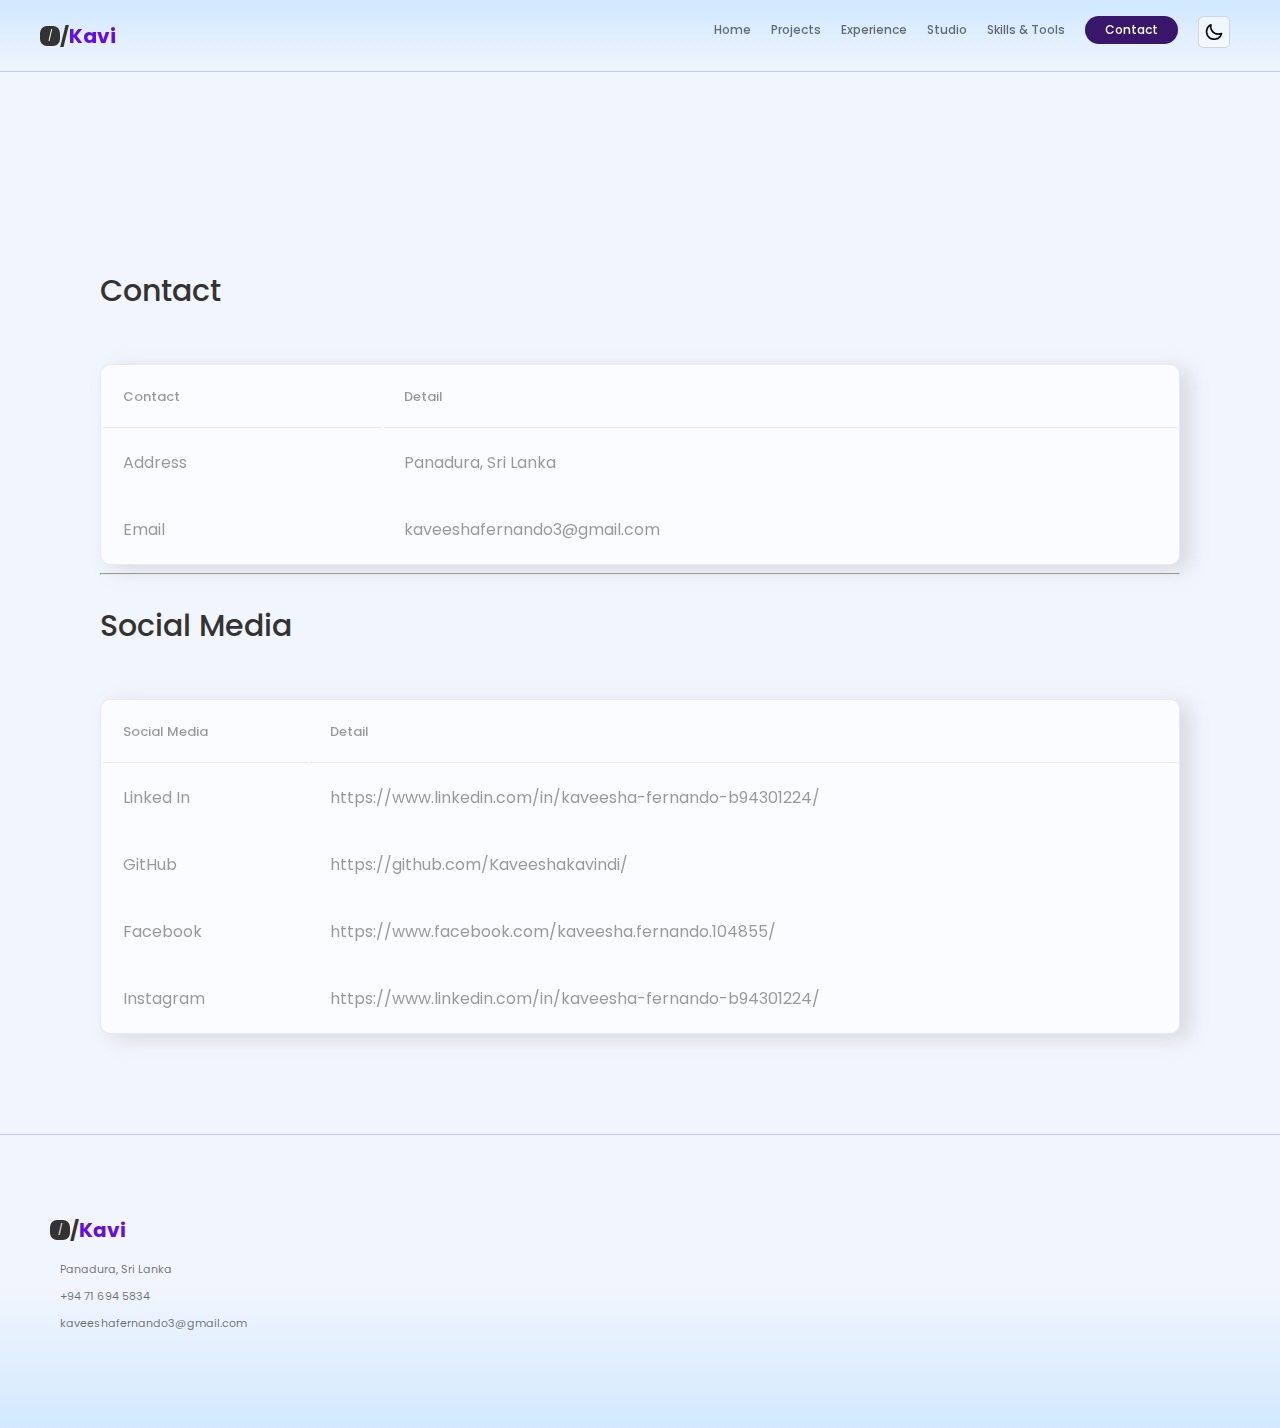
<file: Contact/contact.html>
<!DOCTYPE html>
<html>
<head>
	
	<title>Contact me</title>
	<link rel="stylesheet" href="../footer.css">
	<link rel="stylesheet" href="./contact.css">
	<link rel="stylesheet" href="../Navbar.css">
	<link rel="stylesheet" href="https://cdnjs.cloudflare.com/ajax/libs/font-awesome/6.3.0/css/all.min.css" integrity="sha512-SzlrxWUlpfuzQ+pcUCosxcglQRNAq/DZjVsC0lE40xsADsfeQoEypE+enwcOiGjk/bSuGGKHEyjSoQ1zVisanQ==" crossorigin="anonymous" referrerpolicy="no-referrer" />
	<link rel="icon" type="image/png" href="../assets/vector.png"/>
	
</head>
<body>

	<header>
   
        <nav class="navbar">
            <div class="navbar-container">

                <div class="complete-logo">
                    <div class="logo-container">/</div>
                    <a class="navbar-logo" href="../index.html">
                        <span classname='logo-dash'>/</span>Kavi
                    </a>
                </div>

              <div class="navbar-menu-icon">
                <i class="fa fa-bars"></i>
              </div>

              <ul class="navbar-links">

				<li class="navbar-close-icon"><i class="fa fa-times"></i></li>
                <li><a href="../index.html" id="item" >Home</a></li>
					<li><a href="../Projects/projects.html" id="item">Projects</a></li>
					<li><a href="../Experience/experience.html" id="item">Experience</a></li>
					<li><a href="../Studio/studio.html" id="item">Studio</a></li>
					<li><a href="../Tools/tools.html" id="item">Skills & Tools</a></li>
                    <li> <button class="contact-btn"><a class="contact-button" href="../Contact/contact.html">Contact</a></button></li>
					<li> <img src="../assets/moon.png" id="icon" alt="moon"></li>

              </ul>

             

            </div>
          </nav>
          
  </header>


  <script>
	const closeIcon = document.querySelector('.navbar-close-icon');
	const menuIcon = document.querySelector('.navbar-menu-icon');
	const navbarLinks = document.querySelector('.navbar-links');
	const icon = document.querySelector('#icon');
	const body = document.querySelector('body');
  
	// Check if the user has set a preference for dark mode
	const isDarkMode = localStorage.getItem('darkMode') === 'true';
  
	// Apply the dark mode preference on page load
	if (isDarkMode) {
	  body.classList.add('dark-theme');
	  icon.innerHTML = 'light_mode';
	}
  
	// Toggle the navbar menu
	menuIcon.addEventListener('click', () => {
	  navbarLinks.classList.toggle('active');
	});
  
	// Toggle the dark mode
	icon.addEventListener('click', () => {
	  body.classList.toggle('dark-theme');
  
	  // Update the icon and the dark mode preference in local storage
	  if (body.classList.contains('dark-theme')) {
		icon.innerHTML = 'light_mode';
		localStorage.setItem('darkMode', 'true');
	  } else {
		icon.innerHTML = 'dark_mode';
		localStorage.setItem('darkMode', 'false');
	  }
	});
  
	// Close the navbar menu
	closeIcon.addEventListener('click', () => {
	  navbarLinks.classList.remove('active');
	});
  </script>
  
	
	<main>
		<div class="reveal-on-load">
			<div class="title-div">
		<h1>Contact me</h1>
		
	</div>
		<p>Get in touch with me anytime, through social media, e-mail, or phone number.</p>
	</div>

	<div class="tit">Contact</div>

<table class="bordered">
	<tr>
		<th>Contact</th>
		<th>Detail</th>
	</tr>
	<tr>
		<td>Address</td>
		<td>Panadura, Sri Lanka</td>
	</tr>
	<tr>
		<td>Email</td>
		<td><a href="mailto:kaveeshafernando3@gmail.com">kaveeshafernando3@gmail.com</a>
		</td>
	</tr>
</table>
<hr>
<div class="tit">Social Media</div>

<table class="bordered">
	<tr>
		<th>Social Media</th>
		<th>Detail</th>
	</tr>
	<tr>
		<td>Linked In</td>
		<td><a href="https://www.linkedin.com/in/kaveesha-fernando-b94301224/">https://www.linkedin.com/in/kaveesha-fernando-b94301224/</a></td>
	</tr>
	<tr>
		<td>GitHub</td>
		<td><a href="https://github.com/Kaveeshakavindi/">https://github.com/Kaveeshakavindi/</a>
		</td>
	</tr>
	<tr>
		<td>Facebook</td>
		<td><a href="https://www.facebook.com/kaveesha.fernando.104855/">https://www.facebook.com/kaveesha.fernando.104855/</a>
		</td>
	</tr>
	<tr>
		<td>Instagram</td>
		<td><a href="https://www.linkedin.com/in/kaveesha-fernando-b94301224/">https://www.linkedin.com/in/kaveesha-fernando-b94301224/</a>
		</td>
	</tr>
	
</table>
	</main>
	
	<footer>
		<div class="footer-container">
		  <div class="row">
			<div class="col-md-6">
				<div class="complete-logo">
					<div class="logo-container">/</div>
					<div><a href="../index.html" classname="logo" class="navbar-logo"><span classname='logo-dash'>/</span>Kavi</a></div>
				</div>
			</div>
			<div class="col-md-6">
			  <div class="footer-contact">
				<ul>
				  <li><i class="fa fa-map-marker"></i>Panadura, Sri Lanka</li>
				  <li><i class="fa fa-phone"></i>+94 71 694 5834</li>
				  <li><i class="fa fa-envelope"></i>kaveeshafernando3@gmail.com</li>
				</ul>
			  </div>
			</div>
		  </div>
		</div>
	  </footer>
</body>
</html>
</file>
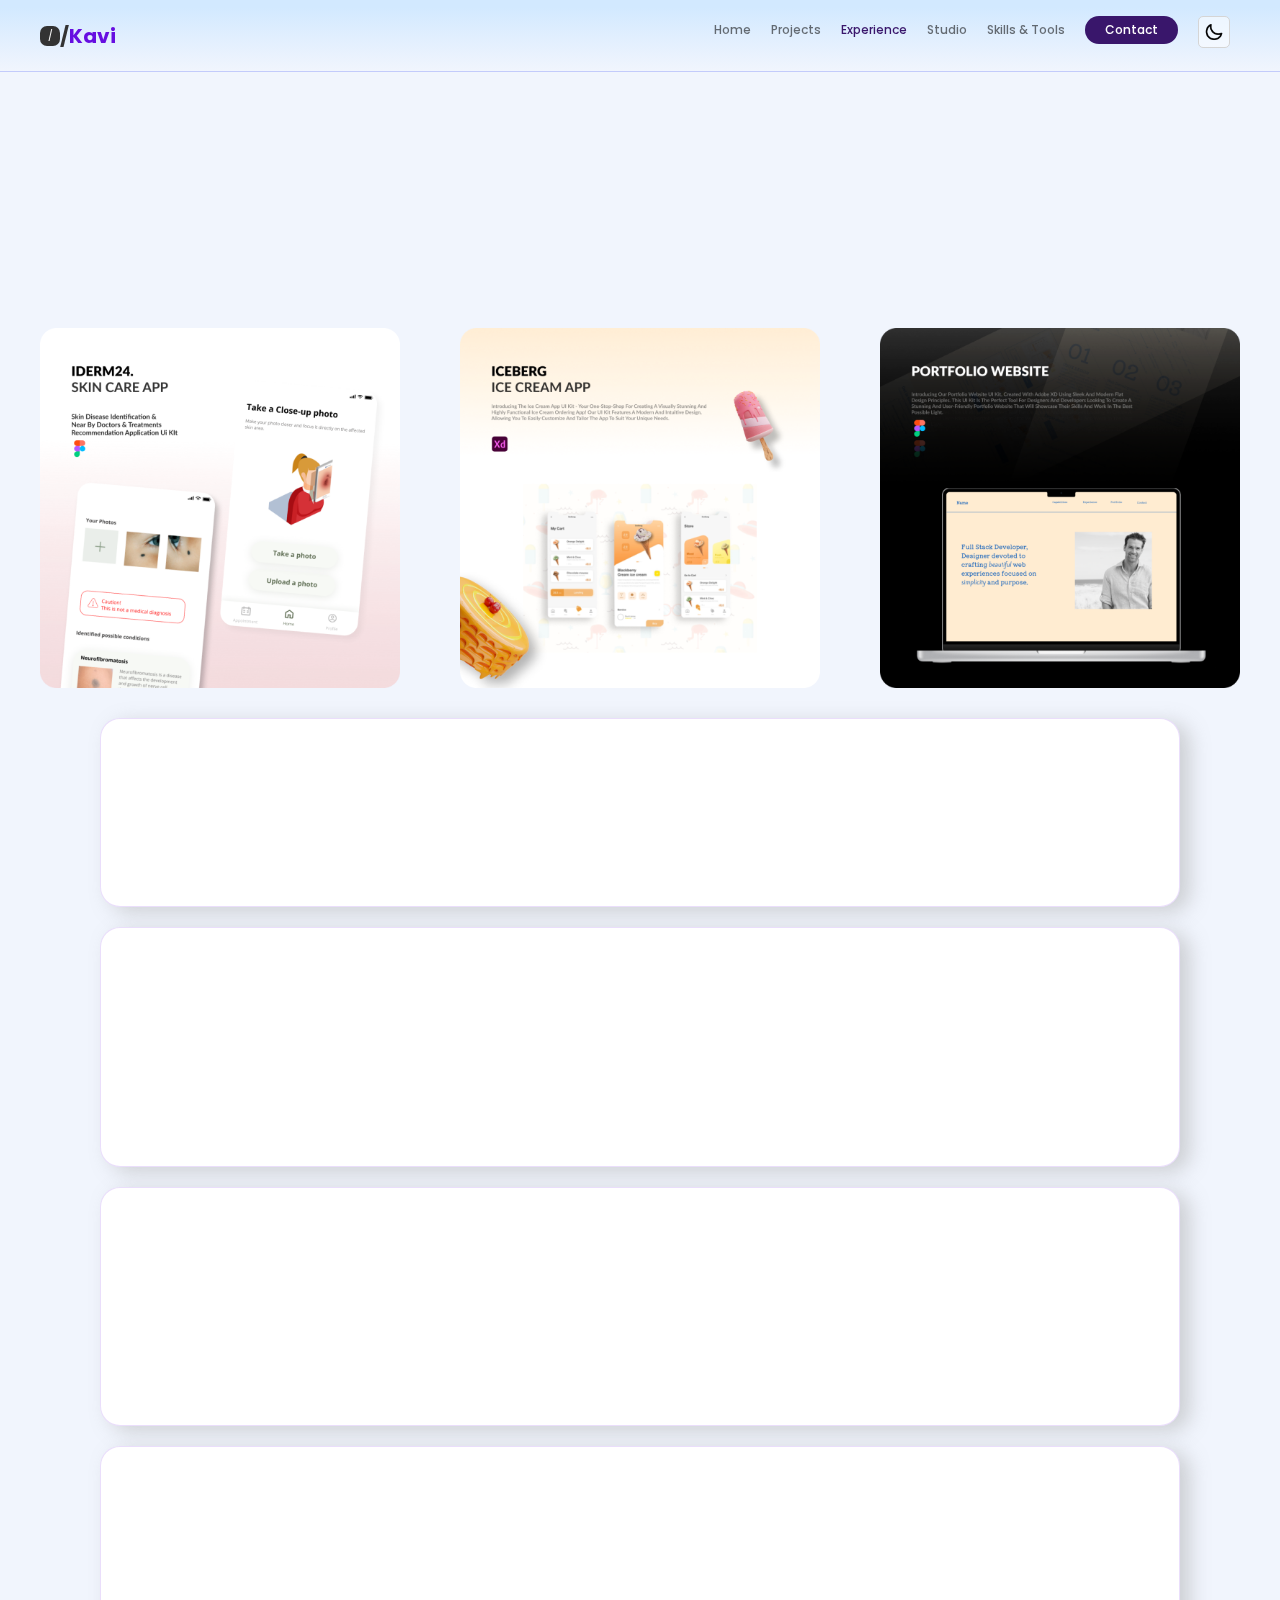
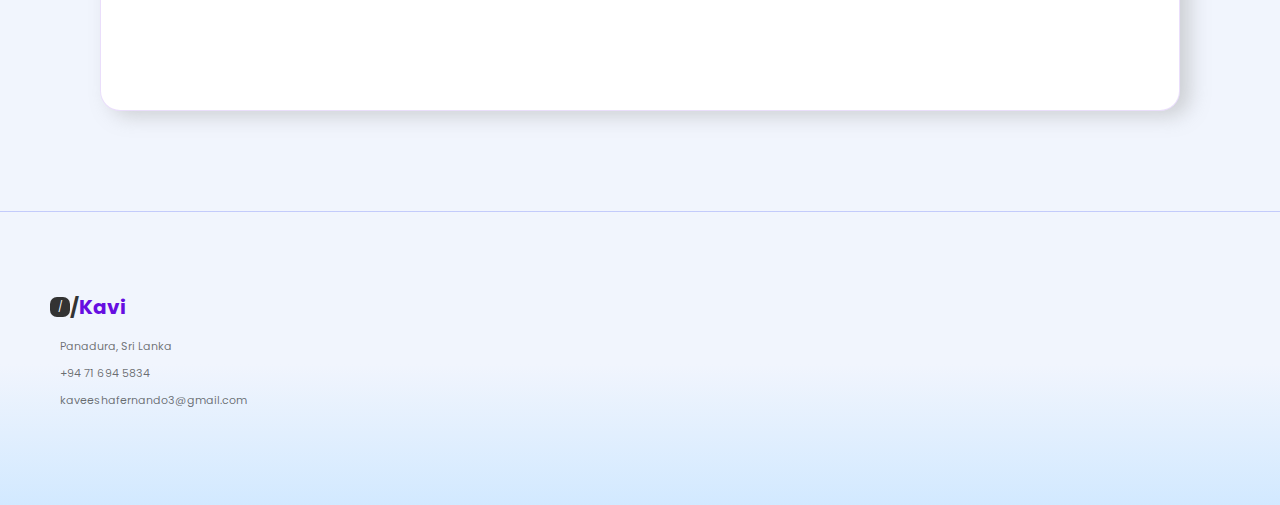
<file: Experience/experience.html>
<!DOCTYPE html>
<html>
<head>
	<script src="experience.js"></script>
	<link rel="stylesheet" href="../footer.css">
	<title>My Experiences</title>
	<link rel="stylesheet" href="./experience.css">
	<link rel="stylesheet" href="../Navbar.css">
	<link rel="stylesheet" href="https://cdnjs.cloudflare.com/ajax/libs/font-awesome/6.3.0/css/all.min.css" integrity="sha512-SzlrxWUlpfuzQ+pcUCosxcglQRNAq/DZjVsC0lE40xsADsfeQoEypE+enwcOiGjk/bSuGGKHEyjSoQ1zVisanQ==" crossorigin="anonymous" referrerpolicy="no-referrer" />
	<link rel="icon" type="image/png" href="../assets/vector.png"/>
</head>
<body>

	<header>
   
        <nav class="navbar">
            <div class="navbar-container">

                <div class="complete-logo">
                    <div class="logo-container">/</div>
                    <a class="navbar-logo" href="../index.html">
                        <span classname='logo-dash'>/</span>Kavi
                    </a>
                </div>

              <div class="navbar-menu-icon">
                <i class="fa fa-bars"></i>
              </div>

              <ul class="navbar-links">

				<li class="navbar-close-icon"><i class="fa fa-times"></i></li>
                <li><a href="../index.html" id="item">Home</a></li>
					<li><a href="../Projects/projects.html" id="item">Projects</a></li>
					<li><a href="../Experience/experience.html" id="item"class="active1">Experience</a></li>
					<li><a href="../Studio/studio.html" id="item">Studio</a></li>
					<li><a href="../Tools/tools.html" id="item">Skills & Tools</a></li>
                    <li> <button class="contact-btn"><a class="contact-button" href="../Contact/contact.html">Contact</a></button></li>
					<li> <img src="../assets/moon.png" id="icon" alt="moon"></li>

              </ul>

             

            </div>
          </nav>
          
  </header>


  <script>
	const closeIcon = document.querySelector('.navbar-close-icon');
	const menuIcon = document.querySelector('.navbar-menu-icon');
	const navbarLinks = document.querySelector('.navbar-links');
	const icon = document.querySelector('#icon');
	const body = document.querySelector('body');
  
	// Check if the user has set a preference for dark mode
	const isDarkMode = localStorage.getItem('darkMode') === 'true';
  
	// Apply the dark mode preference on page load
	if (isDarkMode) {
	  body.classList.add('dark-theme');
	  icon.innerHTML = 'light_mode';
	}
  
	// Toggle the navbar menu
	menuIcon.addEventListener('click', () => {
	  navbarLinks.classList.toggle('active');
	});
  
	// Toggle the dark mode
	icon.addEventListener('click', () => {
	  body.classList.toggle('dark-theme');
  
	  // Update the icon and the dark mode preference in local storage
	  if (body.classList.contains('dark-theme')) {
		icon.innerHTML = 'light_mode';
		localStorage.setItem('darkMode', 'true');
	  } else {
		icon.innerHTML = 'dark_mode';
		localStorage.setItem('darkMode', 'false');
	  }
	});
  
	// Close the navbar menu
	closeIcon.addEventListener('click', () => {
	  navbarLinks.classList.remove('active');
	});
  </script>
  
	
	<main>

		<div class="reveal-on-load">
			<div class="title-div">
		<h1>My Experiences</h1>
		
	</div>
		<p class="exp-p">Join me as we walk through my journey of experiences. Scroll down for a web experience like no other, where I've honed my skills in social work, graphic design, software development, and project management. From leading software projects to designing stunning user interfaces, I bring a unique perspective to the table. Let's explore my passions together.</p>
	</div>

	<div class="carousel">
		<img src="../assets/skinframe.png" alt="skin care app">
		<img src="../assets/iceberg.png" alt="skin care app">
		<img src="../assets/portframe1.png" alt="skin care app">
	</div>

		

		<div class="bone">
		<div class="container">
			<div class="container-right">
			<h3 class="reveal-on-scroll" id="tit">Frontend & Backend Development</h3>
			<p class="reveal-on-scroll" id="para">I have a strong understanding of both front-end and back-end development and have worked on a wide range of projects.</p>
		</div>
		  </div>

		  <div class="container">
			<div class="container-left">
			<h3 class="reveal-on-scroll" id="tit">Skin Disease Flutter Application</h3>
			<p class="reveal-on-scroll" id="para">As a leader of software projects, I have honed my skills in project management, team building, and communication. I have led teams of developers, designers, and other professionals to deliver exceptional results, and I am always looking for ways to improve processes and workflows.</p>
		</div>
		  </div>

		  <div class="container">
			<div class="container-right">

			
		
			<h3 class="reveal-on-scroll" id="tit">Figma, Adobe XD</h3>
			<p class="reveal-on-scroll" id="para">As a front-end developer, I honed my skills in HTML, CSS, and JavaScript and learned the importance of designing for user experience. This led me to explore UI design, where I developed an eye for aesthetics and a love of creating beautiful, intuitive interfaces that users love.</p>
	
		</div>
		  </div>

		  <div class="container">
			<div class="container-left">

			<h3 class="reveal-on-scroll" id="tit">Graphic Designer</h3>
			<p class="reveal-on-scroll" id="para">I have honed my skills in various software programs, such as Adobe Photoshop, Illustrator, and InDesign. With my expertise in color theory, typography, and layout, I am able to craft designs that are both aesthetically pleasing and highly functional. I have experience designing logos, branding materials, marketing collateral, and digital graphics during my time at as the IT & Marketing Director of the Leo Club of IIT and the Media Head of Open Hack 2.0.</p>
		  </div>
		  </div>
		</div>
		  
		  

	</main>
	
	<footer>
		<div class="footer-container">
		  <div class="row">
			<div class="col-md-6">
				<div class="complete-logo">
					<div class="logo-container">/</div>
					<div><a href="../index.html" class="navbar-logo" id="logo"><span classname='logo-dash'>/</span>Kavi</a></div>
				</div>
			</div>
			<div class="col-md-6">
			  <div class="footer-contact">
				<ul>
				  <li><i class="fa fa-map-marker"></i>Panadura, Sri Lanka</li>
				  <li><i class="fa fa-phone"></i>+94 71 694 5834</li>
				  <li><i class="fa fa-envelope"></i>kaveeshafernando3@gmail.com</li>
				</ul>
			  </div>
			</div>
		  </div>
		</div>
	  </footer>
</body>
</html>
</file>
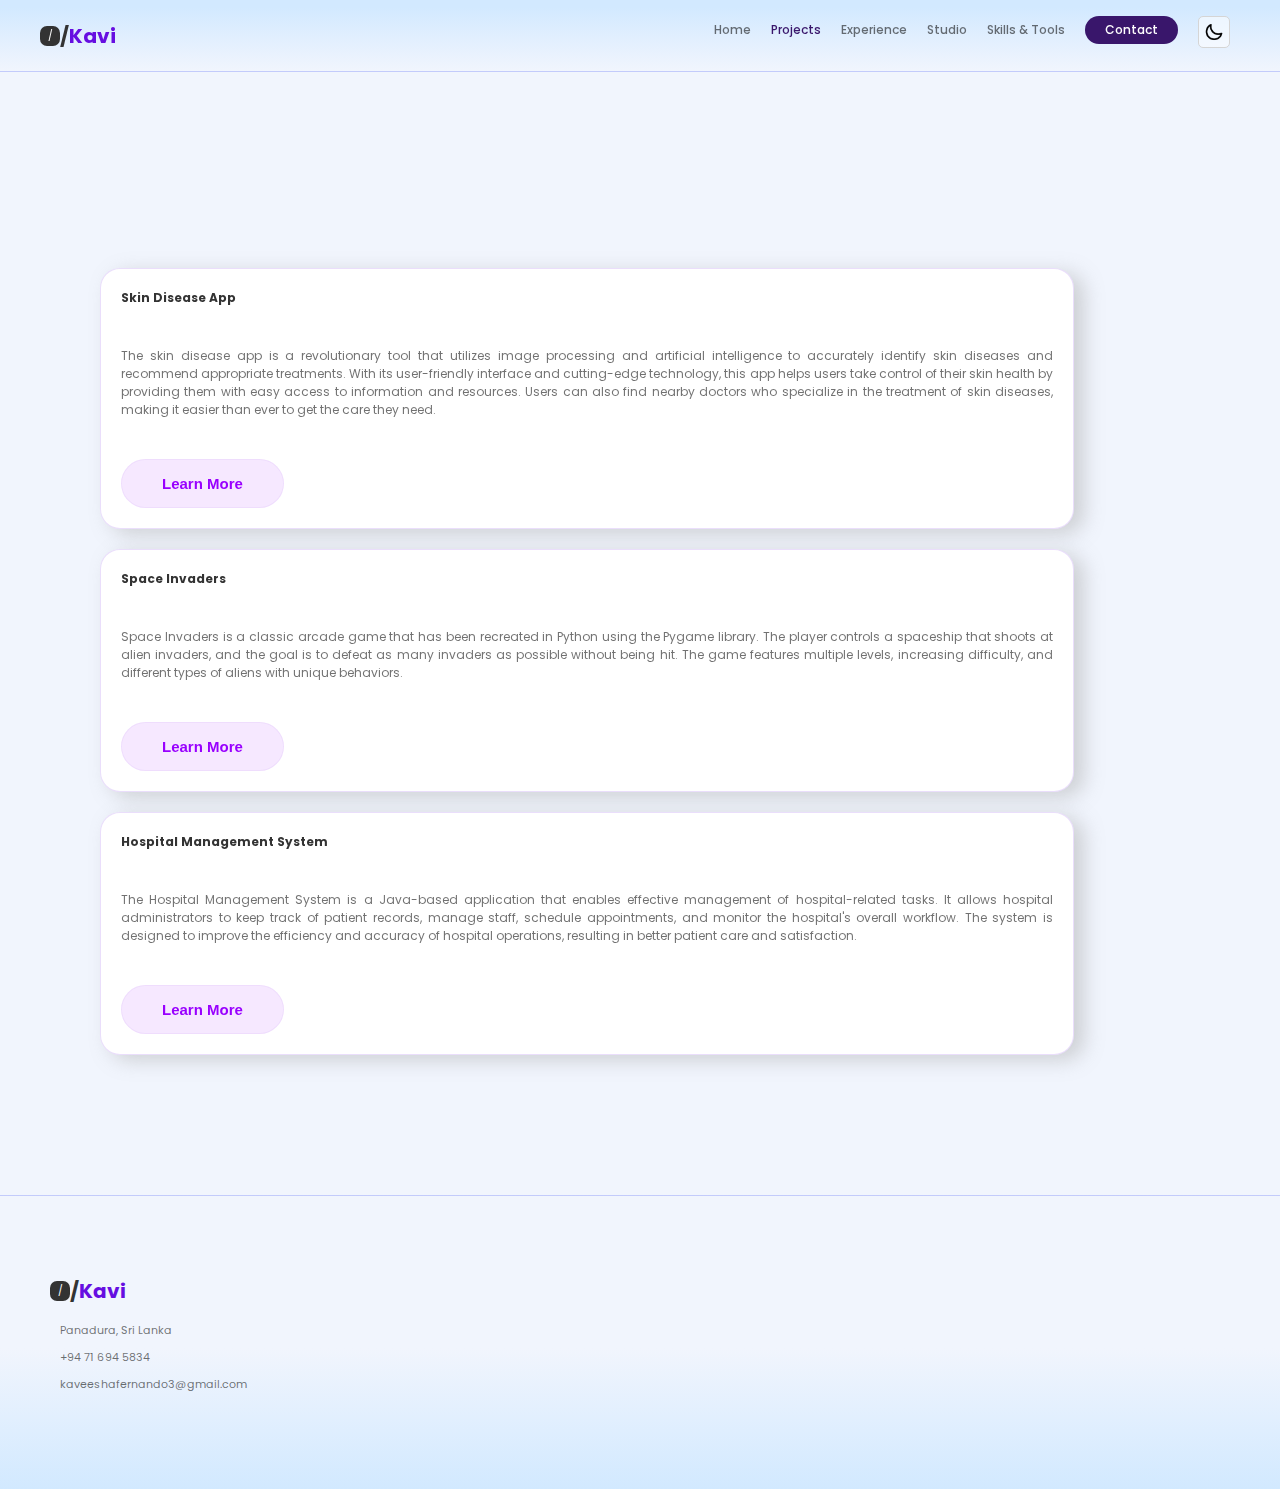
<file: Projects/projects.html>
<!DOCTYPE html>
<html>
<head>
	
	<title>My Projects</title>
	<link rel="stylesheet" href="../footer.css">
	<link rel="stylesheet" href="https://cdnjs.cloudflare.com/ajax/libs/font-awesome/6.3.0/css/all.min.css" integrity="sha512-SzlrxWUlpfuzQ+pcUCosxcglQRNAq/DZjVsC0lE40xsADsfeQoEypE+enwcOiGjk/bSuGGKHEyjSoQ1zVisanQ==" crossorigin="anonymous" referrerpolicy="no-referrer" />
	<link rel="icon" type="image/png" href="../assets/vector.png"/>

	<link rel="stylesheet" href="../Navbar.css">
	<link rel="stylesheet" href="./projects.css">
</head>
<body>

	<header>
   
        <nav class="navbar">
            <div class="navbar-container">

                <div class="complete-logo">
                    <div class="logo-container">/</div>
                    <a class="navbar-logo" href="../index.html">
                        <span classname='logo-dash'>/</span>Kavi
                    </a>
                </div>

              <div class="navbar-menu-icon">
                <i class="fa fa-bars"></i>
              </div>

              <ul class="navbar-links">

				<li class="navbar-close-icon"><i class="fa fa-times"></i></li>
                <li><a href="../index.html" id="item" >Home</a></li>
					<li><a href="../Projects/projects.html" id="item"class="active1">Projects</a></li>
					<li><a href="../Experience/experience.html" id="item">Experience</a></li>
					<li><a href="../Studio/studio.html" id="item">Studio</a></li>
					<li><a href="../Tools/tools.html" id="item">Skills & Tools</a></li>
                    <li> <button class="contact-btn"><a class="contact-button" href="../Contact/contact.html">Contact</a></button></li>
					<li> <img src="../assets/moon.png" id="icon" alt="moon"></li>

              </ul>

             

            </div>
          </nav>
          
  </header>


  <script>
	const closeIcon = document.querySelector('.navbar-close-icon');
	const menuIcon = document.querySelector('.navbar-menu-icon');
	const navbarLinks = document.querySelector('.navbar-links');
	const icon = document.querySelector('#icon');
	const body = document.querySelector('body');
  
	// Check if the user has set a preference for dark mode
	const isDarkMode = localStorage.getItem('darkMode') === 'true';
  
	// Apply the dark mode preference on page load
	if (isDarkMode) {
	  body.classList.add('dark-theme');
	  icon.innerHTML = 'light_mode';
	}
  
	// Toggle the navbar menu
	menuIcon.addEventListener('click', () => {
	  navbarLinks.classList.toggle('active');
	});
  
	// Toggle the dark mode
	icon.addEventListener('click', () => {
	  body.classList.toggle('dark-theme');
  
	  // Update the icon and the dark mode preference in local storage
	  if (body.classList.contains('dark-theme')) {
		icon.innerHTML = 'light_mode';
		localStorage.setItem('darkMode', 'true');
	  } else {
		icon.innerHTML = 'dark_mode';
		localStorage.setItem('darkMode', 'false');
	  }
	});
  
	// Close the navbar menu
	closeIcon.addEventListener('click', () => {
	  navbarLinks.classList.remove('active');
	});
  </script>
  
	
	<main>
		<div class="reveal-on-load">
			<div class="title-div">
		<h1>My projects!</h1>
		
	</div>
		<p>Check out my projects and don't hesitate to contact me if you have any questions.</p>
	</div>

		<div id="project-row">
			
		<div id="projects">
		
			
			<div id="project-container">
				<div id="project-title">Skin Disease App</div>
				<div id="project-paragrapgh">
					The skin disease app is a revolutionary tool that utilizes image processing and artificial intelligence to accurately identify skin diseases and recommend appropriate treatments. With its user-friendly interface and cutting-edge technology, this app helps users take control of their skin health by providing them with easy access to information and resources. Users can also find nearby doctors who specialize in the treatment of skin diseases, making it easier than ever to get the care they need.
				</div>
				
				<button id="git-btn"><a href="https://github.com/Kaveeshakavindi">Learn More</a>
					<i id="ic" class="fa-solid fa-play"></i>
				</button>
			
			</div>

			<div id="project-container">
				<div id="project-title">Space Invaders</div>
				<div id="project-paragrapgh">Space Invaders is a classic arcade game that has been recreated in Python using the Pygame library. The player controls a spaceship that shoots at alien invaders, and the goal is to defeat as many invaders as possible without being hit. The game features multiple levels, increasing difficulty, and different types of aliens with unique behaviors.</div>
				<button id="git-btn"><a href="https://github.com/Kaveeshakavindi">Learn More</a>
					<i id="ic" class="fa-solid fa-play"></i>
				</button>
			</div>

			<div id="project-container">
				<div id="project-title">Hospital Management System</div>
				<div id="project-paragrapgh">The Hospital Management System is a Java-based application that enables effective management of hospital-related tasks. It allows hospital administrators to keep track of patient records, manage staff, schedule appointments, and monitor the hospital's overall workflow. The system is designed to improve the efficiency and accuracy of hospital operations, resulting in better patient care and satisfaction.</div>
				<button id="git-btn"><a href="https://github.com/Kaveeshakavindi">Learn More</a>
					<i id="ic" class="fa-solid fa-play"></i>
				</button>
			</div>



		</div>
		
	</div>
	</main>
	
	<footer>
		<div class="footer-container">
		  <div class="row">
			<div class="col-md-6">
				<div class="complete-logo">
					<div class="logo-container">/</div>
					<div><a href="../index.html" class="navbar-logo" id="logo"><span classname='logo-dash'>/</span>Kavi</a></div>
				</div>
			</div>
			<div class="col-md-6">
			  <div class="footer-contact">
				<ul>
				  <li><i class="fa fa-map-marker"></i>Panadura, Sri Lanka</li>
				  <li><i class="fa fa-phone"></i>+94 71 694 5834</li>
				  <li><i class="fa fa-envelope"></i>kaveeshafernando3@gmail.com</li>
				</ul>
			  </div>
			</div>
		  </div>
		</div>
	  </footer>
</body>
</html>
</file>
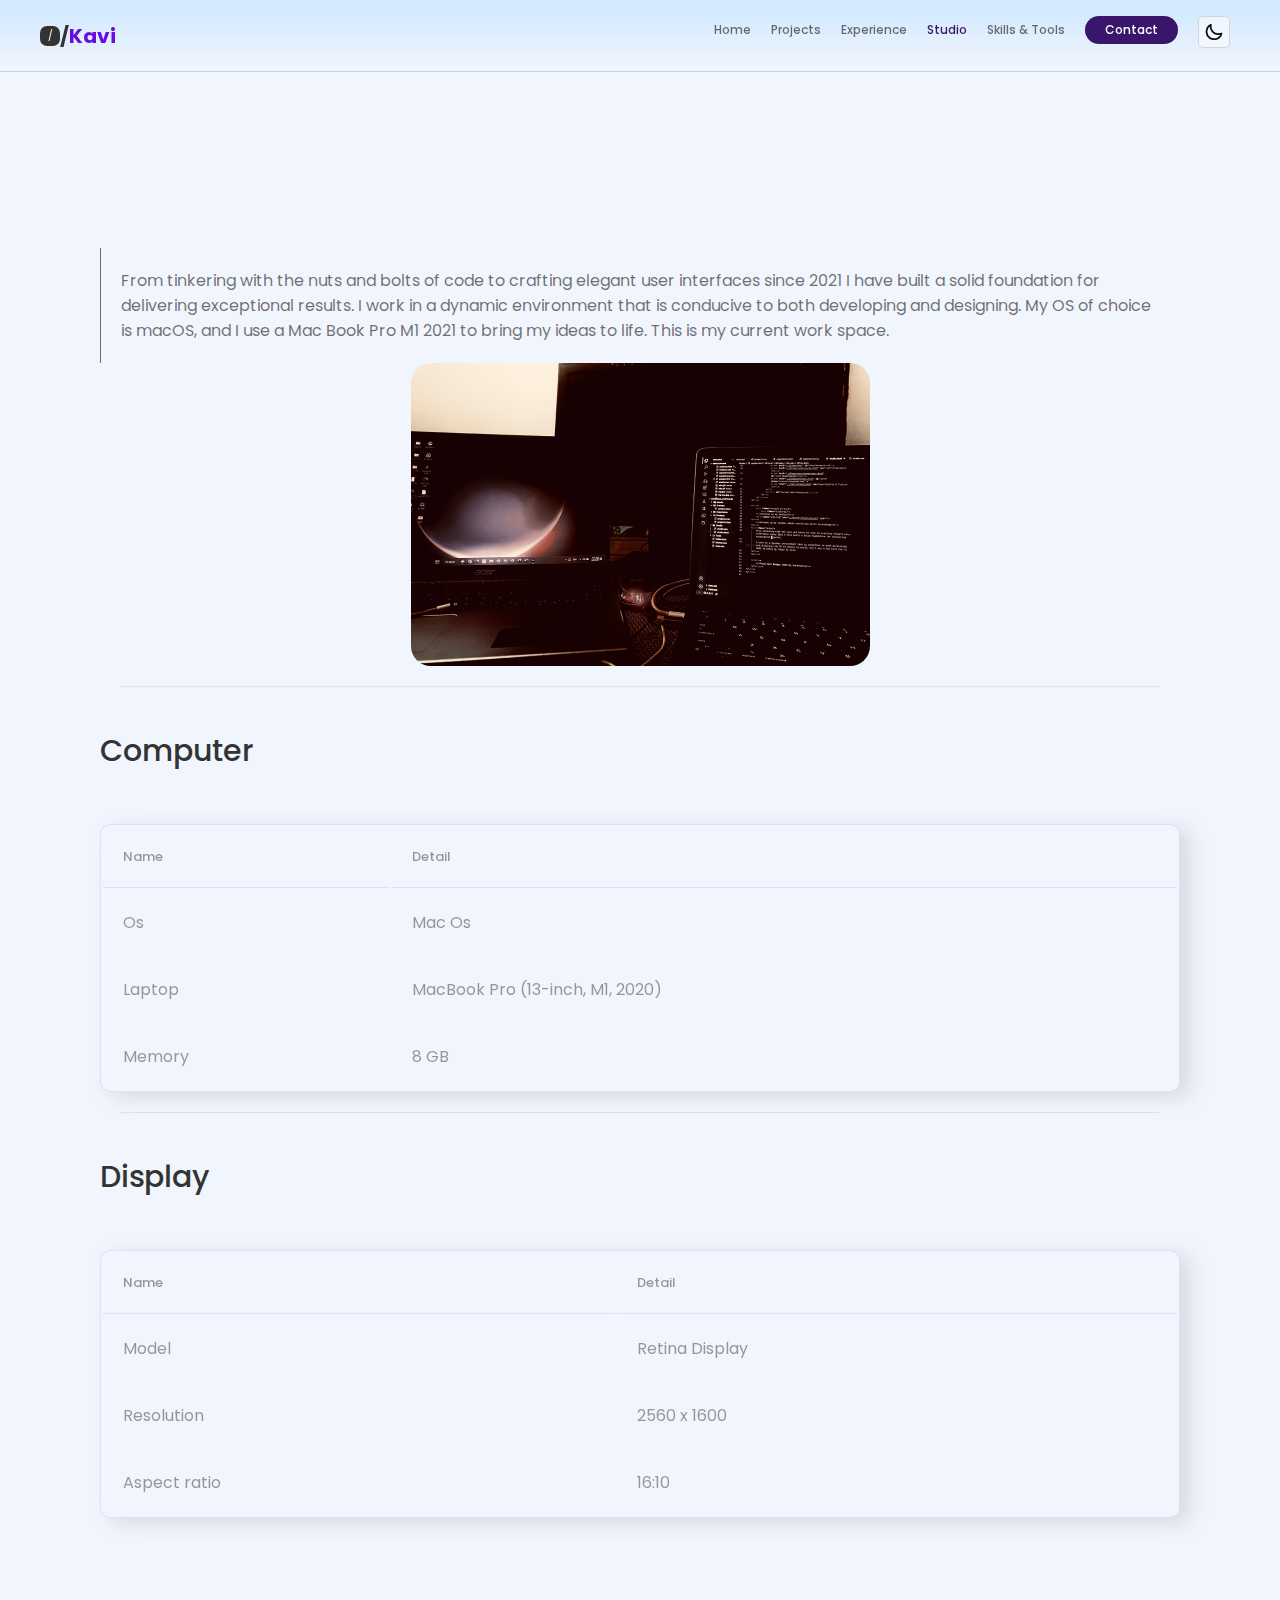
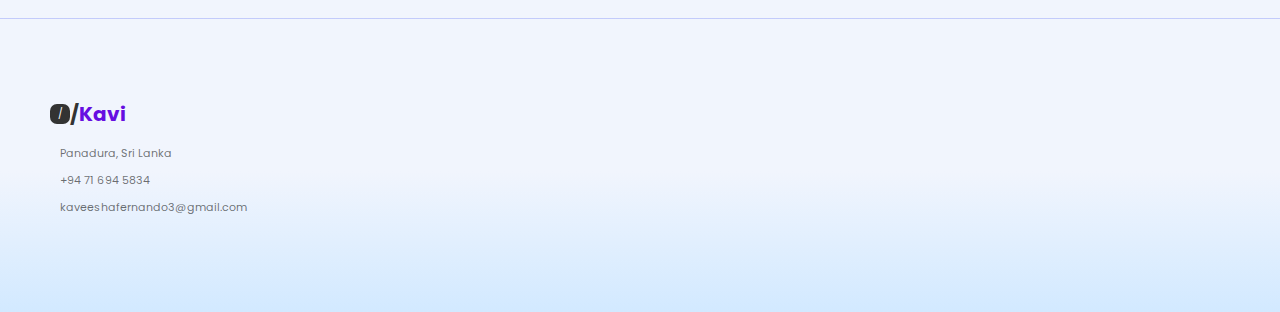
<file: Studio/studio.html>
<!DOCTYPE html>
<html>
<head>
	
	<title>My Studio</title>
	<link rel="stylesheet" href="./studio.css">
	<link rel="stylesheet" href="../Navbar.css">
	<link rel="stylesheet" href="https://cdnjs.cloudflare.com/ajax/libs/font-awesome/6.3.0/css/all.min.css" integrity="sha512-SzlrxWUlpfuzQ+pcUCosxcglQRNAq/DZjVsC0lE40xsADsfeQoEypE+enwcOiGjk/bSuGGKHEyjSoQ1zVisanQ==" crossorigin="anonymous" referrerpolicy="no-referrer" />
	<link rel="icon" type="image/png" href="../assets/vector.png"/>
	<link rel="stylesheet" href="../footer.css">
</head>
<body>

	<header>
   
        <nav class="navbar">
            <div class="navbar-container">

                <div class="complete-logo">
                    <div class="logo-container">/</div>
                    <a class="navbar-logo" href="../index.html">
                        <span classname='logo-dash'>/</span>Kavi
                    </a>
                </div>

              <div class="navbar-menu-icon">
                <i class="fa fa-bars"></i>
              </div>

              <ul class="navbar-links">

				<li class="navbar-close-icon"><i class="fa fa-times"></i></li>
                <li><a href="../index.html" id="item" >Home</a></li>
					<li><a href="../Projects/projects.html" id="item">Projects</a></li>
					<li><a href="../Experience/experience.html" id="item">Experience</a></li>
					<li><a href="../Studio/studio.html" id="item"class="active1">Studio</a></li>
					<li><a href="../Tools/tools.html" id="item">Skills & Tools</a></li>
                    <li> <button class="contact-btn"><a class="contact-button" href="../Contact/contact.html">Contact</a></button></li>
					<li> <img src="../assets/moon.png" id="icon" alt="moon"></li>

              </ul>

             

            </div>
          </nav>
          
  </header>


  <script>
	const closeIcon = document.querySelector('.navbar-close-icon');
	const menuIcon = document.querySelector('.navbar-menu-icon');
	const navbarLinks = document.querySelector('.navbar-links');
	const icon = document.querySelector('#icon');
	const body = document.querySelector('body');
  
	// Check if the user has set a preference for dark mode
	const isDarkMode = localStorage.getItem('darkMode') === 'true';
  
	// Apply the dark mode preference on page load
	if (isDarkMode) {
	  body.classList.add('dark-theme');
	  icon.innerHTML = 'light_mode';
	}
  
	// Toggle the navbar menu
	menuIcon.addEventListener('click', () => {
	  navbarLinks.classList.toggle('active');
	});
  
	// Toggle the dark mode
	icon.addEventListener('click', () => {
	  body.classList.toggle('dark-theme');
  
	  // Update the icon and the dark mode preference in local storage
	  if (body.classList.contains('dark-theme')) {
		icon.innerHTML = 'light_mode';
		localStorage.setItem('darkMode', 'true');
	  } else {
		icon.innerHTML = 'dark_mode';
		localStorage.setItem('darkMode', 'false');
	  }
	});
  
	// Close the navbar menu
	closeIcon.addEventListener('click', () => {
	  navbarLinks.classList.remove('active');
	});
  </script>
  
	
	<main>
		<div class="reveal-on-load">
			<div class="title-div">
		<h1>Welcome to my studio!</h1>
		
	</div>
		<p>Welcome to my studio, where creativity meets technology!</p>
	</div>
	<div class="intro">
		From tinkering with the nuts and bolts of code to crafting elegant user interfaces since 2021 I have built a solid foundation for delivering exceptional results.

		I work in a dynamic environment that is conducive to both developing and designing. My OS of choice is macOS, and I use a Mac Book Pro M1 2021 to bring my ideas to life.

		This is my current work space.
	</div>
	<div ><img class="com-img" src="../assets/comp.png" alt=""></div>
<hr>
	<div class="tit">Computer</div>

<table class="bordered">
	<tr>
		<th>Name</th>
		<th>Detail</th>
	</tr>
	<tr>
		<td>Os</td>
		<td>Mac Os</td>
	</tr>
	<tr>
		<td>Laptop</td>
		<td>MacBook Pro (13-inch, M1, 2020)</td>
	</tr>
	<tr>
		<td>Memory</td>
		<td>8 GB</td>
	</tr>
</table>
<hr>
<div class="tit">Display</div>
<table class="bordered">
	<tr>
		<th>Name</th>
		<th>Detail</th>
	</tr>
	<tr>
		<td>Model</td>
		<td>Retina Display</td>
	</tr>
	<tr>
		<td>Resolution</td>
		<td>2560 x 1600</td>
	</tr>
	<tr>
		<td>Aspect ratio</td>
		<td>16:10</td>
	</tr>
</table>

	</main>
	
	<footer>
		<div class="footer-container">
		  <div class="row">
			<div class="col-md-6">
				<div class="complete-logo">
					<div class="logo-container">/</div>
					<div><a href="../index.html" class="navbar-logo" id="logo"><span classname='logo-dash'>/</span>Kavi</a></div>
				</div>
			</div>
			<div class="col-md-6">
			  <div class="footer-contact">
				<ul>
				  <li><i class="fa fa-map-marker"></i>Panadura, Sri Lanka</li>
				  <li><i class="fa fa-phone"></i>+94 71 694 5834</li>
				  <li><i class="fa fa-envelope"></i>kaveeshafernando3@gmail.com</li>
				</ul>
			  </div>
			</div>
		  </div>
		</div>
	  </footer>
</body>
</html>
</file>
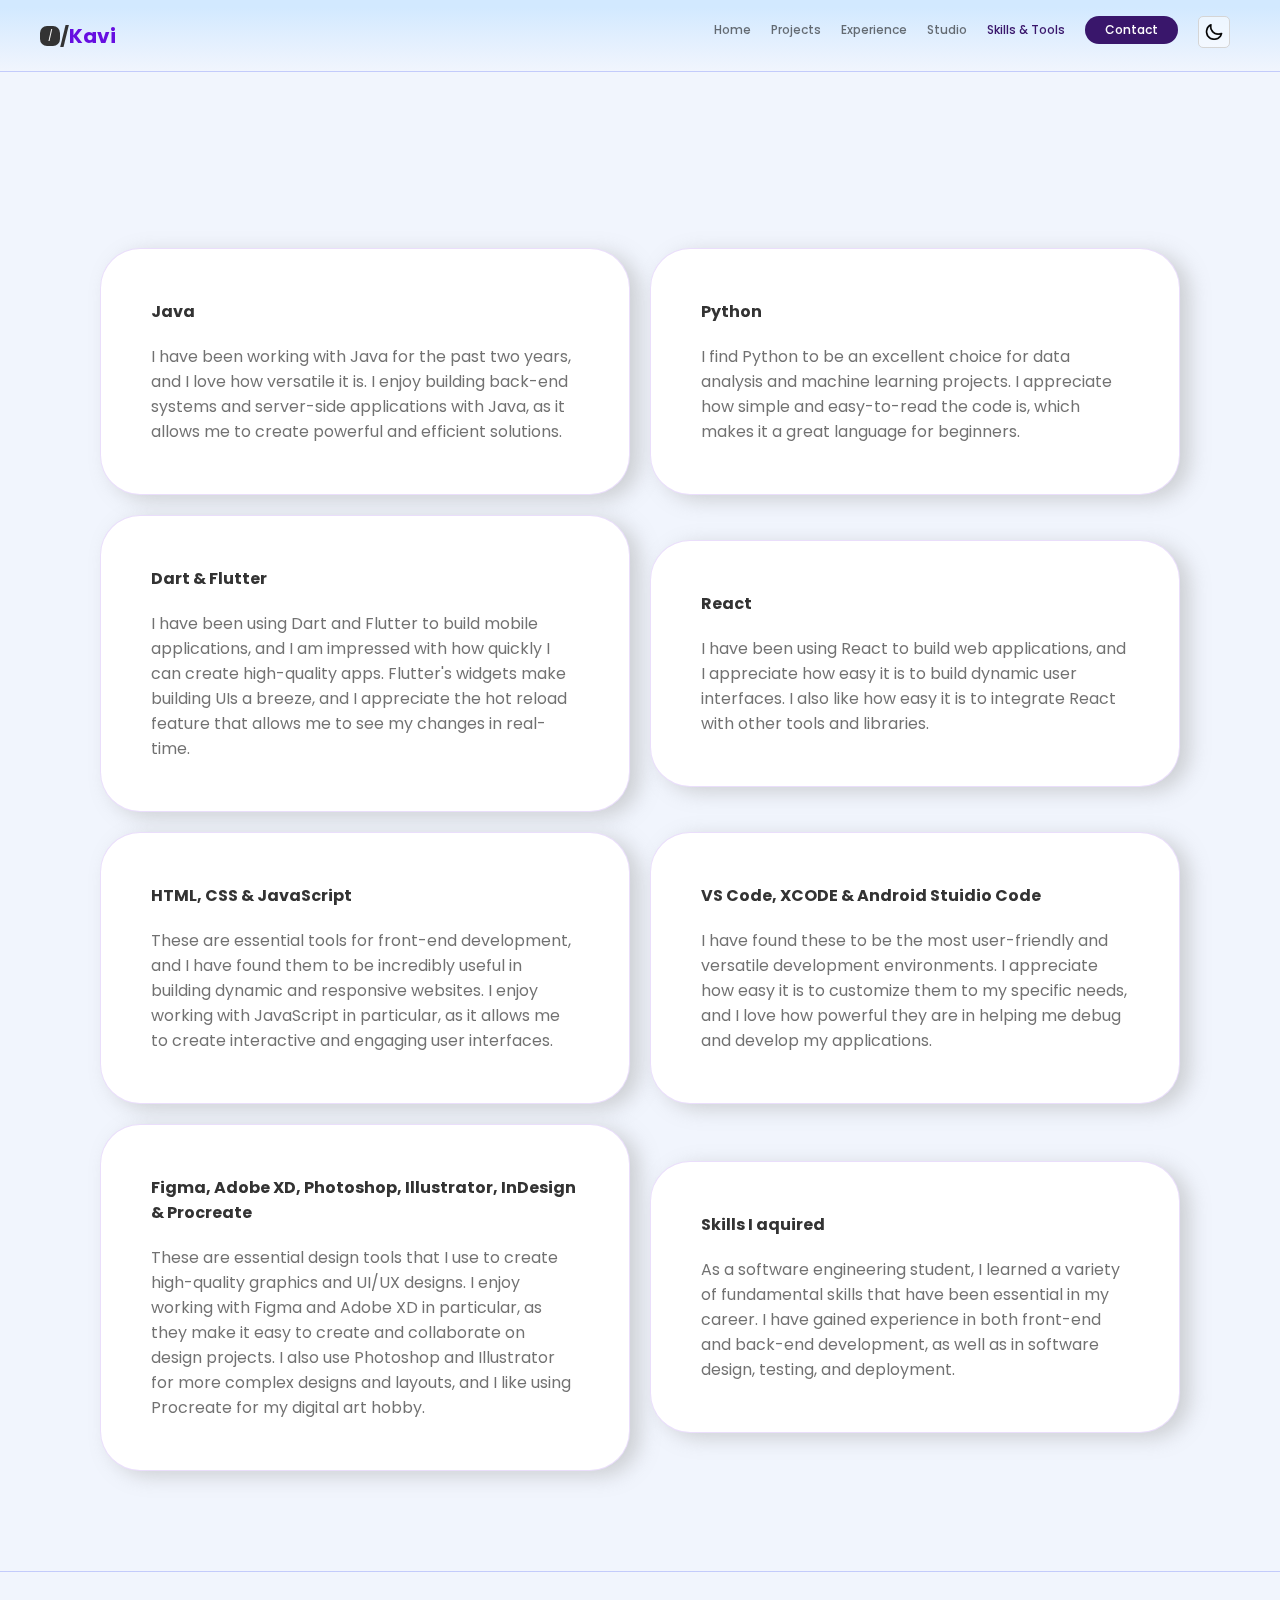
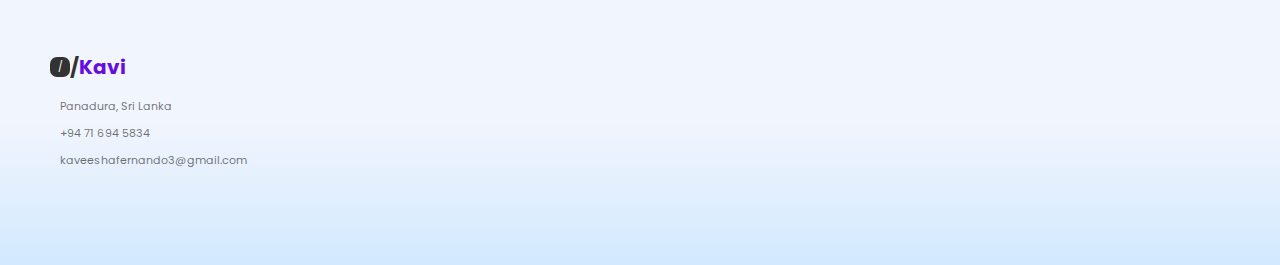
<file: Tools/tools.html>
<!DOCTYPE html>
<html>
<head>
	
	<title>My Skills & Tools</title>
	<link rel="stylesheet" href="./tools.css">
	<link rel="stylesheet" href="../Navbar.css">
	<link rel="stylesheet" href="../footer.css">
	<link rel="stylesheet" href="https://cdnjs.cloudflare.com/ajax/libs/font-awesome/6.3.0/css/all.min.css" integrity="sha512-SzlrxWUlpfuzQ+pcUCosxcglQRNAq/DZjVsC0lE40xsADsfeQoEypE+enwcOiGjk/bSuGGKHEyjSoQ1zVisanQ==" crossorigin="anonymous" referrerpolicy="no-referrer" />
	<link rel="icon" type="image/png" href="../assets/vector.png"/>
</head>
<body>

	<header>
   
        <nav class="navbar">
            <div class="navbar-container">

                <div class="complete-logo">
                    <div class="logo-container">/</div>
                    <a class="navbar-logo" href="../index.html">
                        <span classname='logo-dash'>/</span>Kavi
                    </a>
                </div>

              <div class="navbar-menu-icon">
                <i class="fa fa-bars"></i>
              </div>

              <ul class="navbar-links">

				<li class="navbar-close-icon"><i class="fa fa-times"></i></li>
                <li><a href="../index.html" id="item" >Home</a></li>
					<li><a href="../Projects/projects.html" id="item">Projects</a></li>
					<li><a href="../Experience/experience.html" id="item">Experience</a></li>
					<li><a href="../Studio/studio.html" id="item">Studio</a></li>
					<li><a href="../Tools/tools.html" id="item"class="active1">Skills & Tools</a></li>
                    <li> <button class="contact-btn"><a class="contact-button" href="../Contact/contact.html">Contact</a></button></li>
					<li> <img src="../assets/moon.png" id="icon" alt="moon"></li>

              </ul>

             

            </div>
          </nav>
          
  </header>


  <script>
	const closeIcon = document.querySelector('.navbar-close-icon');
	const menuIcon = document.querySelector('.navbar-menu-icon');
	const navbarLinks = document.querySelector('.navbar-links');
	const icon = document.querySelector('#icon');
	const body = document.querySelector('body');
  
	// Check if the user has set a preference for dark mode
	const isDarkMode = localStorage.getItem('darkMode') === 'true';
  
	// Apply the dark mode preference on page load
	if (isDarkMode) {
	  body.classList.add('dark-theme');
	  icon.innerHTML = 'light_mode';
	}
  
	// Toggle the navbar menu
	menuIcon.addEventListener('click', () => {
	  navbarLinks.classList.toggle('active');
	});
  
	// Toggle the dark mode
	icon.addEventListener('click', () => {
	  body.classList.toggle('dark-theme');
  
	  // Update the icon and the dark mode preference in local storage
	  if (body.classList.contains('dark-theme')) {
		icon.innerHTML = 'light_mode';
		localStorage.setItem('darkMode', 'true');
	  } else {
		icon.innerHTML = 'dark_mode';
		localStorage.setItem('darkMode', 'false');
	  }
	});
  
	// Close the navbar menu
	closeIcon.addEventListener('click', () => {
	  navbarLinks.classList.remove('active');
	});
  </script>
  
	
	<main>
		<div class="reveal-on-load">
			<div class="title-div">
		<h1>Skills & Tools</h1>
		
	</div>
		<p>Let's unlock the treasure trove of my skills and tools now, shall we?</p>
	</div>

	<div class="tool-container">
		<div class="tool-box">
			<div class="tool-title">Java</div>
			<div class="tool-para">I have been working with Java for the past two years, and I love how versatile it is. I enjoy building back-end systems and server-side applications with Java, as it allows me to create powerful and efficient solutions.</div>
		</div>

		<div class="tool-box">
			<div class="tool-title">Python</div>
			<div class="tool-para"> I find Python to be an excellent choice for data analysis and machine learning projects. I appreciate how simple and easy-to-read the code is, which makes it a great language for beginners.</div>
		</div>

		<div class="tool-box">
			<div class="tool-title">Dart & Flutter</div>
			<div class="tool-para">I have been using Dart and Flutter to build mobile applications, and I am impressed with how quickly I can create high-quality apps. Flutter's widgets make building UIs a breeze, and I appreciate the hot reload feature that allows me to see my changes in real-time.</div>
		</div>

		<div class="tool-box">
			<div class="tool-title">React</div>
			<div class="tool-para">I have been using React to build web applications, and I appreciate how easy it is to build dynamic user interfaces. I also like how easy it is to integrate React with other tools and libraries.</div>
		</div>

		<div class="tool-box">
			<div class="tool-title">HTML, CSS & JavaScript</div>
			<div class="tool-para">These are essential tools for front-end development, and I have found them to be incredibly useful in building dynamic and responsive websites. I enjoy working with JavaScript in particular, as it allows me to create interactive and engaging user interfaces.</div>
		</div>

		<div class="tool-box">
			<div class="tool-title">VS Code, XCODE & Android Stuidio Code</div>
			<div class="tool-para">I have found these to be the most user-friendly and versatile development environments. I appreciate how easy it is to customize them to my specific needs, and I love how powerful they are in helping me debug and develop my applications.</div>
		</div>

		<div class="tool-box">
			<div class="tool-title">Figma, Adobe XD, Photoshop, Illustrator, InDesign & Procreate</div>
			<div class="tool-para">These are essential design tools that I use to create high-quality graphics and UI/UX designs. I enjoy working with Figma and Adobe XD in particular, as they make it easy to create and collaborate on design projects. I also use Photoshop and Illustrator for more complex designs and layouts, and I like using Procreate for my digital art hobby.</div>
		</div>

		<div class="tool-box">
			<div class="tool-title">Skills I aquired</div>
			<div class="tool-para">As a software engineering student, I learned a variety of fundamental skills that have been essential in my career. I have gained experience in both front-end and back-end development, as well as in software design, testing, and deployment.</div>

		</div>
	</div>
		
	</main>
	
	<footer>
		<div class="footer-container">
		  <div class="row">
			<div class="col-md-6">
				<div class="complete-logo">
					<div class="logo-container">/</div>
					<div><a href="../index.html" class="navbar-logo" id="logo"><span classname='logo-dash'>/</span>Kavi</a></div>
				</div>
			</div>
			<div class="col-md-6">
			  <div class="footer-contact">
				<ul>
				  <li><i class="fa fa-map-marker"></i>Panadura, Sri Lanka</li>
				  <li><i class="fa fa-phone"></i>+94 71 694 5834</li>
				  <li><i class="fa fa-envelope"></i>kaveeshafernando3@gmail.com</li>
				</ul>
			  </div>
			</div>
		  </div>
		</div>
	  </footer>
</body>
</html>
</file>
<file: footer.css>
footer {
	background: linear-gradient(0deg, var(--nav-bg) 0%, var(--bg-color) 48%, var(--bg-color) 63%, var(--bg-color) 100%);

	padding: 30px 0;
	border-top: 0.2px solid var(--project-border);
  }
  
  .footer-container{
	padding: 50px;
  }
  a{
	text-decoration: none;
  }
  
  .footer-contact ul {
	list-style: none;
	padding-left: 0;
  }
  
  .footer-contact ul li {
	margin-bottom: 10px;
	font-size: 11px;
	color: var(--para-color);
  }
  
  .footer-contact ul li i {
	margin-right: 10px;
	color: var(--para-color);
  }
/*footer over*/
</file>
<file: Contact/contact.css>
body {
	font-family: 'Poppins', sans-serif;
	margin: 0;
	padding: 0;
	background-color: var(--bg-color);
	
    
	background-size: 100% 100%;
	
	

}




main {
	padding: 100px;

	
}

h1, p{
    color: var(--title-color);
}

#tit{
	color: var(--title-color);
}

.title-div{
	display: flex;
	align-items: center;
}
.win-img{
	height: 45px;
	width: 45px;
    padding-left: 5px;
}

.reveal-on-load{
	opacity: 0;
    transform: translateX(-100%);
    animation: reveal 1s forwards;
	text-align: justify;
}
@keyframes reveal {
    to {
        opacity: 1;
        transform: translateX(0%);
    }
}

.table{
   
    padding: 10vh;
    margin-top: 20px;
    border-radius: 20px;
max-width: 100%;
}

.tit{
    padding-top: 20px;
    font-weight:500;
    color: var(--title-color);
    font-size: 30px;
   padding-bottom: 50px;
}

table, th, td{
   
  text-align: left;

}

table{

  border: none;
  border-radius: 10px; 
  width: 100%;
  
}
th{
 
  border: none;
  border-bottom: 1px solid var(--project-border);
  color: var(--para-color);
  font-weight: 500;
  font-size: 13px;
  padding: 20px;
}
td{
  padding: 20px;
border: none;
color: var(--para-color);



}


.bordered{
  border: 1px solid var(--project-border);
  background-color: var(--project-bg);
  opacity: 70%;
  backdrop-filter: blur(10px);
box-shadow: 10px 5px 20px rgba(152, 152, 152, 0.413);
  
}

td a{
  color: var(--para-color);
}



@media screen and (max-width: 1000px){

  main{
    margin-top: 400px;
    
  }
  h1{
    font-size: 60px;
    text-align: left;
  }

  p{
    width: 75%;
    word-wrap: break-word;
    font-size: 50px;
    text-align: left;
  }

  table{
    display: block;
    overflow-x: auto;
    font-size: 30px;
  }

  th,td{
    display: block;
    
  }
  th{
    font-size: 30px;
  }

 
  

  
}
</file>
<file: Navbar.css>
@import url('https://fonts.googleapis.com/css2?family=Poppins:wght@100;200;300;400;500;600;700;800&display=swap');


  @import url('https://fonts.googleapis.com/css2?family=Roboto+Mono:wght@200;300;400;500;600;700&display=swap');

  :root{
    --title-color: #333;
    --span-title-color:rgb(0, 119, 255);
    --bg-color:#f1f5fd;
    --para-color:#04040490;
    --black:#000;
    --code-span: green;
    --hashtag-bg:rgba(153, 0, 255, 0.09);
    --hashtag-txt:rgb(153, 0, 255);
    --code-bg:#d4ddff2d;
    --code-border:#d4ddff;
    --project-border:#660ee123;
    --project-bg:#ffffff;
    --nav-bg:rgba(210,233,255,1);
    --logo-color:#660ee1;
    --active-color:#39166b;
  }

  .dark-theme{
    --title-color: #ffffffd2;
    --span-title-color:rgb(255, 255, 255);
    --bg-color:#181026;
    --para-color:#ffffff90;
    --black:#000;
    --code-span: rgb(255, 255, 255);
    --hashtag-bg:rgb(221, 169, 255);
    --hashtag-txt:rgb(81, 0, 135);
    --code-bg:#d4ddffa3;
    --code-border:#d4ddff;
    --project-border:#ffffff23;
    --project-bg:#ffffff23;
    --nav-bg: rgb(35, 1, 59);
    --logo-color:rgb(255, 255, 255);
    --active-color: rgb(166, 119, 224);

  }

  


.navbar {
  background: linear-gradient(180deg, var(--nav-bg) 10%, var(--bg-color) 100%, var(--bg-color)100%);
    
    display: flex;
    justify-content: space-between;
    align-items: center;
    width: 100%;
    top: 0;
 left: 0;
    z-index: 1;
    position: fixed;
    font-family: 'Poppins', sans-serif;
    backdrop-filter: blur(50px);
    border-bottom: 1px solid var(--project-border);
  }
  
  .navbar-container {
    display: flex;
    justify-content: space-between;
    align-items: center;
    width: 100%;
    max-width: 1200px;
    margin: 0 auto;
    padding: 0 20px;
    
    
  }
  
  .navbar-logo {
    font-size: 20px;
    font-weight: bold;
    text-decoration: none;
    color: var(--logo-color);
  }

  .complete-logo{
    display: flex;
    align-items: center;
    
}

.logo-container{
    color: white;
    font-size: 10px;
    justify-content: center;
    align-items: center;
    display: flex;
    width: 20px;
    height: 20px;
    border-radius: 7px;
    background-color: #333;

}

span{
    color: #333;
}
  
  .navbar-menu-icon {
    font-size: 20px;
    cursor: pointer;
    display: none;
    color: var(--title-color);
  }

  
  
  .navbar-links {
    list-style: none;
    display: flex;
  }
  
  .navbar-links li {
    margin: 0 10px;
  }
  
  .navbar-links a {
    font-weight: 500;
    font-size: 12px;
    text-decoration: none;
    color: var(--para-color);
  }

  .navbar-links a.active {
    color: var(--active-color);
    font-weight: 600;
    }

    

  .contact-btn{
    border-style: none;
    background-color: var(--active-color);
    border-radius: 40px;
    padding: 5px 20px;
    font-family: po;

  }
  .contact-btn a{
    color: white;
    font-family: 'Poppins', sans-serif;
  }

  .contact-btn:hover{
    background-color: #3f0196;
  }
  .navbar-links a.active1{
    color: var(--active-color);
  }

  #icon{
    height: 20px;
    width: 20px;
    background-color: #ffffff8b;
    border-radius: 5px;
    padding: 5px;
    border: 0.2px solid #d5d5d5;
    cursor: pointer;
    
  }
  .navbar-close-icon{
    display: none;
  }
  
  
  .burger {
    position: relative;
    width: 40px;
    height: 30px;
    background: transparent;
    cursor: pointer;
  }
  
  .burger input {
    display: none;
  }
  
  .burger span {
    display: block;
    position: absolute;
    height: 4px;
    width: 100%;
    background: black;
    border-radius: 9px;
    opacity: 1;
    left: 0;
    -webkit-transform: rotate(0deg);
        -ms-transform: rotate(0deg);
            transform: rotate(0deg);
    -webkit-transition: .25s ease-in-out;
    transition: .25s ease-in-out;
  }
  
  .burger span:nth-of-type(1) {
    top: 0px;
    -webkit-transform-origin: left center;
        -ms-transform-origin: left center;
            transform-origin: left center;
  }
  
  .burger span:nth-of-type(2) {
    top: 50%;
    -webkit-transform: translateY(-50%);
        -ms-transform: translateY(-50%);
            transform: translateY(-50%);
    -webkit-transform-origin: left center;
        -ms-transform-origin: left center;
            transform-origin: left center;
  }
  
  .burger span:nth-of-type(3) {
    top: 100%;
    -webkit-transform-origin: left center;
        -ms-transform-origin: left center;
            transform-origin: left center;
    -webkit-transform: translateY(-100%);
        -ms-transform: translateY(-100%);
            transform: translateY(-100%);
  }
  
  .burger input:checked ~ span:nth-of-type(1) {
    -webkit-transform: rotate(45deg);
        -ms-transform: rotate(45deg);
            transform: rotate(45deg);
    top: 0px;
    left: 5px;
  }
  
  .burger input:checked ~ span:nth-of-type(2) {
    width: 0%;
    opacity: 0;
  }
  
  .burger input:checked ~ span:nth-of-type(3) {
    -webkit-transform: rotate(-45deg);
        -ms-transform: rotate(-45deg);
            transform: rotate(-45deg);
    top: 28px;
    left: 5px;
  }
  
  @keyframes rotate {
   
    0% {
      transform: rotate(0);
    }
  
    100% {
      transform: rotate(360deg);
    }
  }
  
  /* .switch:hover */.moon svg {
    animation: tilt 5s linear infinite;
  }
  
  @keyframes tilt {
   
    0% {
      transform: rotate(0deg);
    }
  
    25% {
      transform: rotate(-10deg);
    }
  
    75% {
      transform: rotate(10deg);
    }
  
    100% {
      transform: rotate(0deg);
    }
  }
  
  .input:checked + .slider {
    background-color: #183153;
  }
  
  .input:focus + .slider {
    box-shadow: 0 0 1px #183153;
  }
  
  .input:checked + .slider:before {
    transform: translateX(30px);
  }

  
  @media screen and (max-width: 1000px) {

   .navbar-close-icon{
    display: block;
    text-align: center;
    justify-content: center;
    font-size: 40px;
    padding: 50px;
    cursor: pointer;
   }


    .navbar-container {
      flex-wrap: wrap;
      padding-top: 70px;
      padding-bottom: 70px;
      color: var(--para-color);
      
    }
    
  
    .navbar-logo {
      margin-right: auto;
      font-size: 60px;
    }

    .logo-container{
        height: 40px;
        width: 40px;
    }
  
    .navbar-menu-icon {
      display: block;
      font-size: 60px;
    }
  
    .navbar-links {
      display: none;
      position: absolute;
      top: 60px;
      right: 0;
      background-color: var(--bg-color);
      backdrop-filter: blur(50px);
      width: 100%;
      padding: 10px;
      box-sizing: border-box;
      box-shadow: 10px 5px 20px rgba(152, 152, 152, 0.413);
      
    }

    .navbar-links button{
        width: 100%;
        padding: 10px;
        border-radius: 10px;
        font-family: 'Poppins', sans-serif;
        font-size: 16px;
    }
  
    .navbar-links li {
      margin: 10px 0;
      
    }
  
    .navbar-links a {
      display: block;
      text-align: center;
      font-size: 30px;
    }

    
  
    .navbar-links.active {
      display: flex;
      flex-direction: column;

    }

    .navbar-links.close{
      display: none;
    }

   
    .navbar-links a.active1{
      color: var(--active-color);
    }

    #icon{
      display: block;
      height: 50px;
      width: 50px;
      background-color: #ffffff8b;
      border-radius: 5px;
      padding: 5px;
      border: 0.2px solid #d5d5d5;
      cursor: pointer;
      align-items: center;
      justify-content: center;
      
      
    }
  }
</file>
<file: Experience/experience.css>
body {
	font-family: 'Poppins', sans-serif;
	margin: 0;
	padding: 0;
	background-color: var(--bg-color);
	background-size: 100% 100%;
	justify-content: center;
	

}




main {
	padding: 100px;

	
}

h1, p{
    color: var(--title-color);
	
}

#tit{
	color: var(--title-color);
}

.title-div{
	display: flex;
	align-items: center;
}
.win-img{
	height: 100px;
	width: 100px;
}

.reveal-on-load{
	opacity: 0;
    transform: translateX(-100%);
    animation: reveal 1s forwards;
	text-align: justify;
	
}
@keyframes reveal {
    to {
        opacity: 1;
        transform: translateX(0%);
    }
}
.carousel{
	display: flex;
	align-items: center;
	justify-content: center;
}

.carousel img{
	display: block;
    margin: 0 auto;
	height: 40vh;
	padding: 30px;
}
.bone{
	display: grid;
grid-template-columns: 1fr;
grid-gap: 20px;

justify-content: center;

}



.container {
	

	
	
	background-color: var(--project-bg);
	border: 1px solid var(--project-border);
	border-radius: 20px;

	backdrop-filter: blur(10px);
	box-shadow: 10px 5px 20px rgba(152, 152, 152, 0.413);
	align-items: center;
	text-align: center;
	justify-content: center;
	
  }



  #para{
	color: var(--para-color);
	text-align: center;
	padding: 20px;
	text-align: left;
  }
  #tit{
	padding: 20px;
	text-align: left;
  }
  
  .reveal-on-scroll {
	opacity: 0;
	transform: translateY(20px);
	transition: opacity 1s ease-in-out, transform 1s ease-in-out;
	
  }
  
  .reveal {
	opacity: 1;
	transform: translateY(0);
  }
 



@media screen and (max-width: 1000px){

	main{
	 
	 
		margin-top: 400px;
	 
	}
	h1{
		font-size: 60px;
	}
  
	p{
	  
	  word-wrap: break-word;
	  font-size: 50px;
	  text-align: left;
	  
	  
	 
	}
	.carousel{
		display: grid;
		grid-template-columns: 1fr;
    	grid-gap: 20px;

	
	}


.bone{
	
	width: 100%;
}
	


	.container{
		font-size: 30px;
		justify-content: center;
		align-items: center;
		
		text-align: center;
	}

	#para{
		font-size: 25px;
	
	}
	#tit{
		font-size: 30px;
	}

	.win-img{
height: 200px;
width: 200px;
	}
	
  
	
	
  
	
  }
</file>
<file: Projects/projects.css>
body {
	font-family: 'Poppins', sans-serif;
	margin: 0;
	padding: 0;
    background: var(--bg-color);
    
	background-size: 100% 100%;

    

}
h1, p{
    color: var(--title-color);
}

main {
	padding: 100px;
    
	
}

#project-paragrapgh{
    text-align: justify;
}
.reveal-on-load{
	opacity: 0;
    transform: translateX(-100%);
    animation: reveal 1s forwards;
    text-align: left;
}
@keyframes reveal {
    to {
        opacity: 1;
        transform: translateX(0%);
    }
}
.title-div{
	display: flex;
	align-items: center;
}
.win-img{
	height: 100px;
	width: 100px;
}

#projects{
    display: inline-block;
    padding: 20px 0;
    width: 100%;
    
}

#project-container{
    width: 90%;
    background: var(--project-bg);
    color: var(--para-color);
    
    margin-bottom: 20px;
    font-size: 12px;
    backdrop-filter: blur(20px);
    border: 1px solid var(--project-border);
    border-radius: 20px;
    box-shadow: 10px 5px 20px rgba(152, 152, 152, 0.413);
    transition: background-color 0.3s ease;
    
}



#project-title{
    font-weight: bold;
    color: var(--title-color);
    padding-bottom: 20px;
    padding: 20px;
}

#project-paragrapgh{
    padding-bottom: 20px;
    padding: 20px;
}



#git-btn{
    background-color: var(--hashtag-bg);
    border-style: none;
    border-radius: 40px;
    color: var(--hashtag-txt);
    padding: 15px 40px;
    font-weight:600;
    font-size: 15px;
    cursor: pointer;
    border: 1px solid #660ee10e;
    margin: 20px;
}

#git-btn:hover{
    border: 1px solid var(--hashtag-txt);
    transition: background-color 0.3s ease;
}

#git-btn i{
    font-size: 10px;
}
a{
    text-decoration: none;
    color: var(--hashtag-txt);
}
#project-row{
    display: flex;
    justify-content: space-between;
   
}

img{
    width: 100%;
}


@media screen and (max-width: 1000px){

    main{
        margin-top: 400px;
       
      
    }
    h1{
        font-size: 60px;
    }
  
    p{
      width: 75%;
      word-wrap: break-word;
      font-size: 50px;
    }
  
   #project-container{
    background-color: var(--project-bg);
    backdrop-filter: blur(50px);
    
    width: 100%;
    
   }

   #project-paragrapgh{
font-size: 25px;
   }
    #project-title{
        font-size: 30px;
    }  

    #git-btn a{ 
        font-size: 20px;
    }
    #ic{
        font-size: 20px;
    }
    
    
    
  
    
  }
</file>
<file: Studio/studio.css>
body {
	font-family: 'Poppins', sans-serif;
	margin: 0;
	padding: 0;
	background-color: var(--bg-color);
	background-size: 100% 100%;
	

}
h1, p{
    color: var(--title-color);
}

main {
	padding: 100px;
	
}
.reveal-on-load{
	opacity: 0;
    transform: translateX(-100%);
    animation: reveal 1s forwards;
    text-align: justify;
}
@keyframes reveal {
    to {
        opacity: 1;
        transform: translateX(0%);
    }
}
.title-div{
	display: flex;
	align-items: center;
}
.win-img{
	height: 90px;
	width: 90px;
}

.intro{
    border-left: 1px solid var(--para-color);
    padding: 20px;
    color: var(--para-color);
}

.com-img{
  
    display: block;
    margin: 0 auto;
border-radius: 20px;
}

.table{
    border: 1px solid var(--project-border);
    padding: 10vh;
    margin-top: 20px;
    border-radius: 20px;

}

.tit{
    padding-top: 20px;
    font-weight:500;
    color: var(--title-color);
    font-size: 30px;
   padding-bottom: 50px;
}

table, th, td{
   
    text-align: left;

}

table{

    border: none;
    border-radius: 10px; 
    width: 100%;
    
}
th{
   
    border: none;
    border-bottom: 1px solid var(--project-border);
    color: var(--para-color);
    font-weight: 500;
    font-size: 13px;
    padding: 20px;
}
td{
    padding: 20px;
  border: none;
  color: var(--para-color);
  
  
}


.bordered{
    border: 1px solid var(--project-border);
    background-color: var(--bg-color);
    opacity: 70%;
    backdrop-filter: blur(10px);
box-shadow: 10px 5px 20px rgba(152, 152, 152, 0.413);
    
}

hr{
  margin: 20px;
  opacity: 20%;
}



@media screen and (max-width: 1000px){

  main{
   
    margin-top: 400px;
    
  }
h1{
  font-size: 60px;
  text-align: left;
 
}

  p{
    width: 75%;
    word-wrap: break-word;
    font-size: 50px;
    text-align: left;
  }
  table{
    font-size: 30px;
  }

  th{
    font-size: 30px;
  }

 
  .com-img{
    width: 90%;
  }

  .intro{
    font-size: 30px;
    padding: 50px;
  }

  
}
</file>
<file: Tools/tools.css>
body {
	font-family: 'Poppins', sans-serif;
	margin: 0;
	padding: 0;
	background-color: var(--bg-color);
    
    
	background-size: 100% 100%;
	

}
h1, p{
    color: var(--title-color);
    
}

main {
	padding: 100px;
	
}
.reveal-on-load{
	opacity: 0;
    transform: translateX(-100%);
    animation: reveal 1s forwards;
    text-align: justify;
}
@keyframes reveal {
    to {
        opacity: 1;
        transform: translateX(0%);
    }
}
.title-div{
	display: flex;
	align-items: center;
}
.win-img{
	height: 100px;
	width: 100px;
}

.tool-container{
display: grid;
grid-template-columns: 1fr 1fr;
grid-gap: 20px;
justify-content: center;
    align-items: center;
}

.tool-box{
background-color: var(--project-bg);
backdrop-filter: blur(10px);
padding: 50px;
border: 0.5px solid var(--project-border);
border-radius: 40px;
box-shadow: 10px 5px 20px rgba(152, 152, 152, 0.413);
transition: background-color 0.3s ease;
justify-content: center;
    align-items: center;
}



.tool-title{
    font-weight: bold;
    padding-bottom: 20px;
    color: var(--title-color);
}

.tool-para{
  color: var(--para-color);
}


@media screen and (max-width: 1000px){

  main{
   
    margin-top: 400px;
    
  }
  h1{
    font-size: 60px;
    text-align: left;
  }

  p{
    width: 75%;
    word-wrap: break-word;
    font-size: 50px;
    text-align: left;
  }

  .tool-container{
    margin-top: 100px;
    display: grid;
    grid-template-columns: 1fr;
    grid-gap: 50px;
   
    justify-content: center;
    align-items: center;

  }
  .tool-box{
    font-size: 30px;
    padding: 30px;
    border-radius: 20px;
    
    justify-content: center;
  }
  

  
}
</file>
